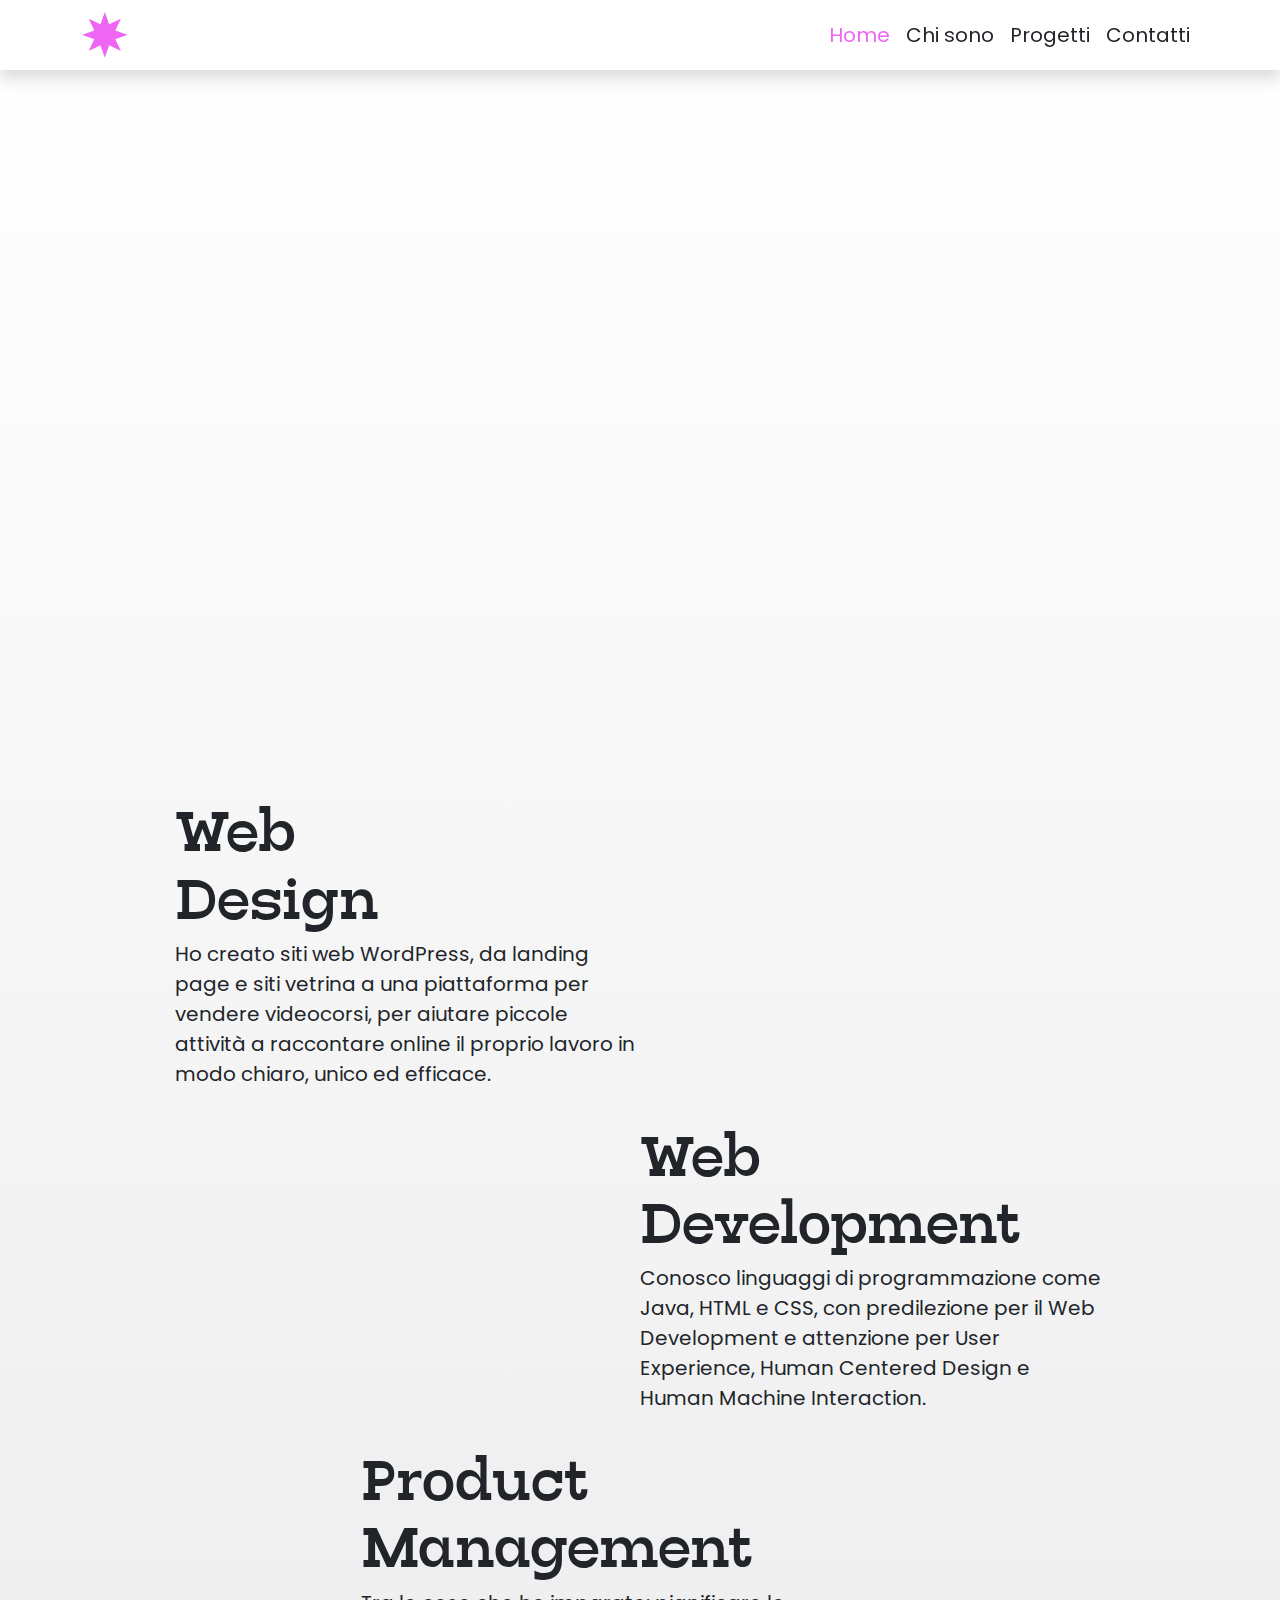
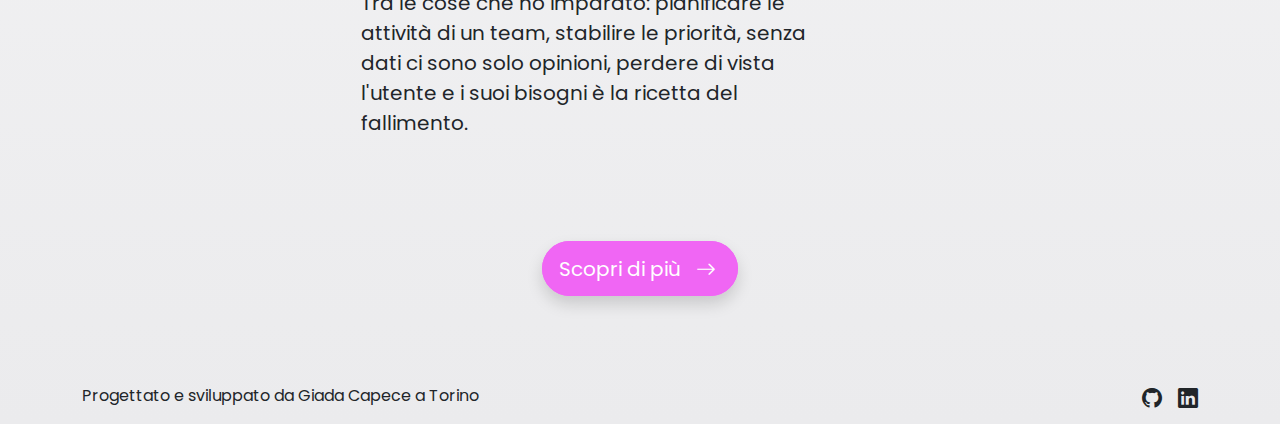
<file: index.html>
<!DOCTYPE html>
<html lang="it" dir="ltr">

  <head>
    <meta charset="utf-8">
    <meta name="viewport" content="width=device-width, initial-scale=1">
    <title>Giada Capece</title>
    <link rel="apple-touch-icon" sizes="180x180" href="assets/img/favicon/apple-touch-icon.png">
    <link rel="icon" type="image/png" sizes="32x32" href="assets/img/favicon/favicon-32x32.png">
    <link rel="icon" type="image/png" sizes="16x16" href="assets/img/favicon/favicon-16x16.png">
    <link rel="manifest" href="assets/img/favicon/site.webmanifest">
    <link rel="mask-icon" href="assets/img/favicon/safari-pinned-tab.svg" color="#5bbad5">
    <link rel="shortcut icon" href="assets/img/favicon/favicon.ico">
    <meta name="msapplication-TileColor" content="#da532c">
    <meta name="msapplication-config" content="assets/img/favicon/browserconfig.xml">
    <meta name="theme-color" content="#ffffff">
    <link rel="preconnect" href="https://fonts.googleapis.com">
    <link rel="preconnect" href="https://fonts.gstatic.com" crossorigin>
    <link href="https://fonts.googleapis.com/css2?family=Poppins:wght@400;700&display=swap" rel="stylesheet">
    <link rel="stylesheet" type="text/css" href="assets/font/MyFontsWebfontsKit.css">
    <link rel="stylesheet" href="https://cdn.jsdelivr.net/npm/bootstrap-icons@1.8.2/font/bootstrap-icons.css">
    <link rel="stylesheet" href="assets/css/style.min.css">
    <link rel="stylesheet" href="assets/css/home.min.css">
    <script type="text/javascript" src="assets/bootstrap/js/bootstrap.min.js"></script>
  </head>

  <body>

    <!-- Header -->

    <header class="sticky-top">
      <nav class="navbar navbar-expand-lg shadow">
        <div class="container">
          <a class="navbar-brand" href="index.html">
            <img src="assets/img/logo.png" alt="Logo" height="46px">
          </a>
          <button class="navbar-toggler" type="button" data-bs-toggle="collapse" data-bs-target="#navbarNav" aria-controls="navbarNav" aria-expanded="false" aria-label="Toggle navigation">
            <span class="navbar-toggler-icon"></span>
          </button>
          <div class="collapse navbar-collapse" id="navbarNav">
            <ul class="ms-auto navbar-nav">
              <li class="nav-item">
                <a class="nav-link active" aria-current="page" href="index.html">Home</a>
              </li>
              <li class="nav-item">
                <a class="nav-link" href="about.html">Chi sono</a>
              </li>
              <li class="nav-item">
                <a class="nav-link" href="projects.html">Progetti</a>
              </li>
              <li class="nav-item">
                <a class="nav-link" href="contacts.html">Contatti</a>
              </li>
            </ul>
          </div>
        </div>
      </nav>
    </header>

    <main>

      <section class="container text-center gc-my">
        <h1 class="display-2 mb-5" id="hero">Ciao, sono <mark>Giada Capece</mark> e sviluppo prodotti digitali <span id="designed">progettati</span> con l'<span id="user">utente</span> al centro per risolvere i suoi problemi.</h1>
        <a class="gc-btn shadow" href="contacts.html" role="button" id="contact-me">Contattami</a>
      </section>

      <section class="container gc-my">

        <ul>
          <li class="col-lg-5 col-xxl-4 offset-lg-1">
            <div class="card">
              <div class="card-body">
                <h2 class="display-4">Web</br>Design</h2>
                <p>Ho creato siti web WordPress, da landing page e siti vetrina a una piattaforma per vendere videocorsi, per aiutare piccole attività a raccontare online il proprio lavoro in modo chiaro, unico ed efficace.</p>
              </div>
            </div>
          </li>
          <li class="col-lg-5 col-xxl-4 offset-lg-6 offset-xxl-7">
            <div class="card">
              <div class="card-body">
                <h2 class="display-4">Web Development</h2>
                <p>Conosco linguaggi di programmazione come Java, HTML e CSS, con predilezione per il Web Development e attenzione per User Experience, Human Centered Design e Human Machine Interaction.</p>
              </div>
            </div>
          </li>
          <li class="col-lg-5 col-xxl-4 offset-lg-3">
            <div class="card">
              <div class="card-body">
                <h2 class="display-4">Product Management</h2>
                <p>Tra le cose che ho imparato: pianificare le attività di un team, stabilire le priorità, senza dati ci sono solo opinioni, perdere di vista l'utente e i suoi bisogni è la ricetta del fallimento.</p>
              </div>
            </div>
          </li>
        </ul>

        <div class="gc-my text-center">
          <a class="gc-btn shadow" href="about.html" role="button">Scopri di più</a>
        </div>

      </section>

    </main>

    <!-- Footer -->

    <footer>
      <div class="container">
        <div class="row">
          <div class="col-lg-6">
            <p class="text-center text-lg-start">Progettato e sviluppato da Giada Capece a Torino</p>
          </div>
          <div class="col-lg-6 d-flex justify-content-center justify-content-lg-end">
            <a class="me-3" href="https://github.com/capecegiada">
              <span class="bi bi-github"></span>
            </a>
            <a href="https://www.linkedin.com/in/giadacapece">
              <span class="bi bi-linkedin"></span>
            </a>
          </div>
        </div>
      </div>
    </footer>

  </body>

</html>
</file>
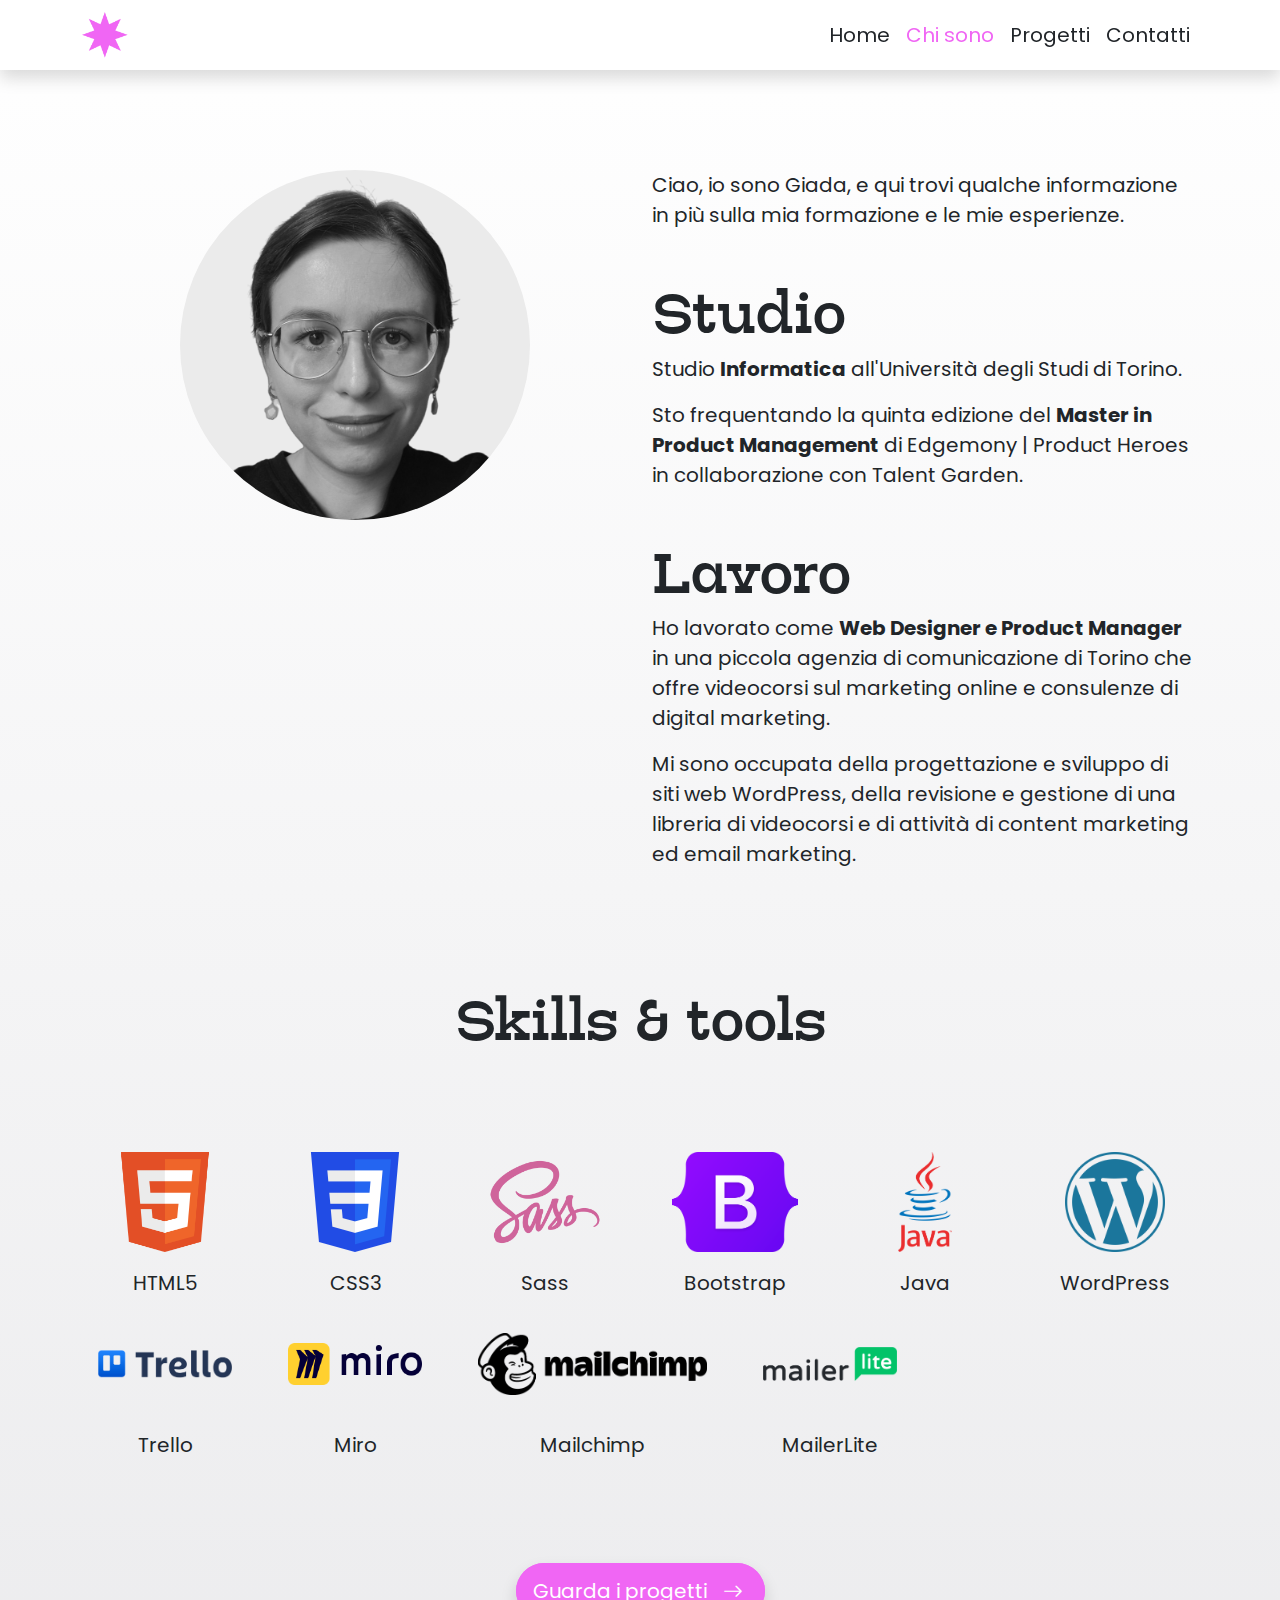
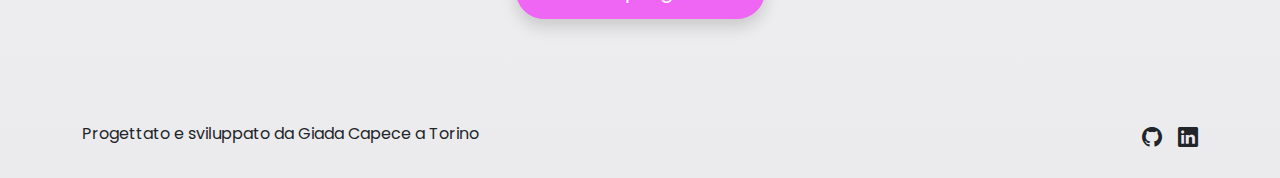
<file: about.html>
<!DOCTYPE html>
<html lang="it" dir="ltr">

  <head>
    <meta charset="utf-8">
    <meta name="viewport" content="width=device-width, initial-scale=1">
    <title>Chi sono</title>
    <link rel="apple-touch-icon" sizes="180x180" href="assets/img/favicon/apple-touch-icon.png">
    <link rel="icon" type="image/png" sizes="32x32" href="assets/img/favicon/favicon-32x32.png">
    <link rel="icon" type="image/png" sizes="16x16" href="assets/img/favicon/favicon-16x16.png">
    <link rel="manifest" href="assets/img/favicon/site.webmanifest">
    <link rel="mask-icon" href="assets/img/favicon/safari-pinned-tab.svg" color="#5bbad5">
    <link rel="shortcut icon" href="assets/img/favicon/favicon.ico">
    <meta name="msapplication-TileColor" content="#da532c">
    <meta name="msapplication-config" content="assets/img/favicon/browserconfig.xml">
    <meta name="theme-color" content="#ffffff">
    <link rel="preconnect" href="https://fonts.googleapis.com">
    <link rel="preconnect" href="https://fonts.gstatic.com" crossorigin>
    <link href="https://fonts.googleapis.com/css2?family=Poppins:wght@400;700&display=swap" rel="stylesheet">
    <link rel="stylesheet" type="text/css" href="assets/font/MyFontsWebfontsKit.css">
    <link rel="stylesheet" href="https://cdn.jsdelivr.net/npm/bootstrap-icons@1.8.2/font/bootstrap-icons.css">
    <link rel="stylesheet" href="assets/css/style.min.css">
    <link rel="stylesheet" href="assets/css/about.min.css">
    <script type="text/javascript" src="assets/bootstrap/js/bootstrap.min.js"></script>

  </head>

  <body>

    <!-- Header -->

    <header class="sticky-top">
      <nav class="navbar navbar-expand-lg shadow">
        <div class="container">
          <a class="navbar-brand" href="index.html">
            <img src="assets/img/logo.png" alt="Logo" height="46px">
          </a>
          <button class="navbar-toggler" type="button" data-bs-toggle="collapse" data-bs-target="#navbarNav" aria-controls="navbarNav" aria-expanded="false" aria-label="Toggle navigation">
            <span class="navbar-toggler-icon"></span>
          </button>
          <div class="collapse navbar-collapse" id="navbarNav">
            <ul class="ms-auto navbar-nav">
              <li class="nav-item">
                <a class="nav-link" href="index.html">Home</a>
              </li>
              <li class="nav-item">
                <a class="nav-link active" aria-current="page" href="about.html">Chi sono</a>
              </li>
              <li class="nav-item">
                <a class="nav-link" href="projects.html">Progetti</a>
              </li>
              <li class="nav-item">
                <a class="nav-link" href="contacts.html">Contatti</a>
              </li>
            </ul>
          </div>
        </div>
      </nav>
    </header>

    <main>

      <section class="container gc-my">
        <div class="row">
          <div class="col-lg-6">
            <img class="d-block mb-5 mx-auto" src="assets/img/profile-img.png" alt="Giada" id="profile-img">
          </div>
          <div class="col-lg-6">
            <div class="mb-5">
              <p>Ciao, io sono Giada, e qui trovi qualche informazione in più sulla mia formazione e le mie esperienze.</p>
            </div>
            <div class="mb-5">
              <h2 class="display-4">Studio</h2>
              <p>Studio <strong>Informatica</strong> all'Università degli Studi di Torino.</p>
              <p>Sto frequentando la quinta edizione del <strong>Master in Product Management</strong> di Edgemony | Product Heroes in collaborazione con Talent Garden.</p>
            </div>
            <div>
              <h2 class="display-4">Lavoro</h2>
              <p>Ho lavorato come <strong>Web Designer e Product Manager</strong> in una piccola agenzia di comunicazione di Torino che offre videocorsi sul marketing online e consulenze di digital marketing.</p>
              <p>Mi sono occupata della progettazione e sviluppo di siti web WordPress, della revisione e gestione di una libreria di videocorsi e di attività di content marketing ed email marketing.</p>
            </div>
          </div>
        </div>
      </section>

      <section class="container gc-my">
        <div class="text-center">
          <h2 class="display-4">Skills & tools</h2>
        </div>
        <ul class="gc-my row">
          <li class="col-6 col-sm-3 col-lg-2">
            <div class="card">
              <img class="card-img-top mb-3"src="assets/img/html.png" alt="HTML">
              <p class=text-center>HTML5</p>
            </div>
          </li>
          <li class="col-6 col-sm-3 col-lg-2">
            <div class="card">
              <img class="card-img-top mb-3"src="assets/img/css.png" alt="CSS">
              <p class=text-center>CSS3</p>
            </div>
          </li>
          <li class="col-6 col-sm-3 col-lg-2">
            <div class="card">
              <img class="card-img-top mb-3"src="assets/img/sass.png" alt="Sass">
              <p class=text-center>Sass</p>
            </div>
            <li class="col-6 col-sm-3 col-lg-2">
              <div class="card">
                <img class="card-img-top mb-3"src="assets/img/bootstrap.png" alt="Bootstrap">
                <p class=text-center>Bootstrap</p>
              </div>
            </li>
          </li>
          <li class="col-6 col-sm-3 col-lg-2">
            <div class="card">
              <img class="card-img-top mb-3"src="assets/img/java.png" alt="HTML">
              <p class=text-center>Java</p>
            </div>
          </li>
          <li class="col-6 col-sm-3 col-lg-2">
            <div class="card">
              <img class="card-img-top mb-3"src="assets/img/wordpress.png" alt="WordPress">
              <p class=text-center>WordPress</p>
            </div>
          </li>
          <li class="col-6 col-sm-3 col-lg-2">
            <div class="card">
              <img class="card-img-top mb-3"src="assets/img/trello.png" alt="Trello">
              <p class=text-center>Trello</p>
            </div>
          </li>
          <li class="col-6 col-sm-3 col-lg-2">
            <div class="card">
              <img class="card-img-top mb-3"src="assets/img/miro.png" alt="Miro">
              <p class=text-center>Miro</p>
            </div>
          </li>
          <li class="col-6 col-sm-3 col-lg-22">
            <div class="card">
              <img class="card-img-top mb-3"src="assets/img/mailchimp.png" alt="Mailchimp">
              <p class=text-center>Mailchimp</p>
            </div>
          </li>
          <li class="col-6 col-sm-3 col-lg-2">
            <div class="card">
              <img class="card-img-top mb-3"src="assets/img/mailerlite.png" alt="MailerLite">
              <p class=text-center>MailerLite</p>
            </div>
          </li>
        </ul>
        <div class="gc-my text-center">
          <a class="gc-btn shadow" href="projects.html" role="button">Guarda i progetti</a>
        </div>
      </section>

    </main>

    <!-- Footer -->

    <footer class="py-3">
      <div class="container">
        <div class="row">
          <div class="col-lg-6">
            <p class="text-center text-lg-start">Progettato e sviluppato da Giada Capece a Torino</p>
          </div>
          <div class="col-lg-6 d-flex justify-content-center justify-content-lg-end">
            <a class="me-3" href="https://github.com/capecegiada">
              <span class="bi bi-github"></span>
            </a>
            <a href="https://www.linkedin.com/in/giadacapece">
              <span class="bi bi-linkedin"></span>
            </a>
          </div>
        </div>
      </div>
    </footer>

  </body>

</html>
</file>
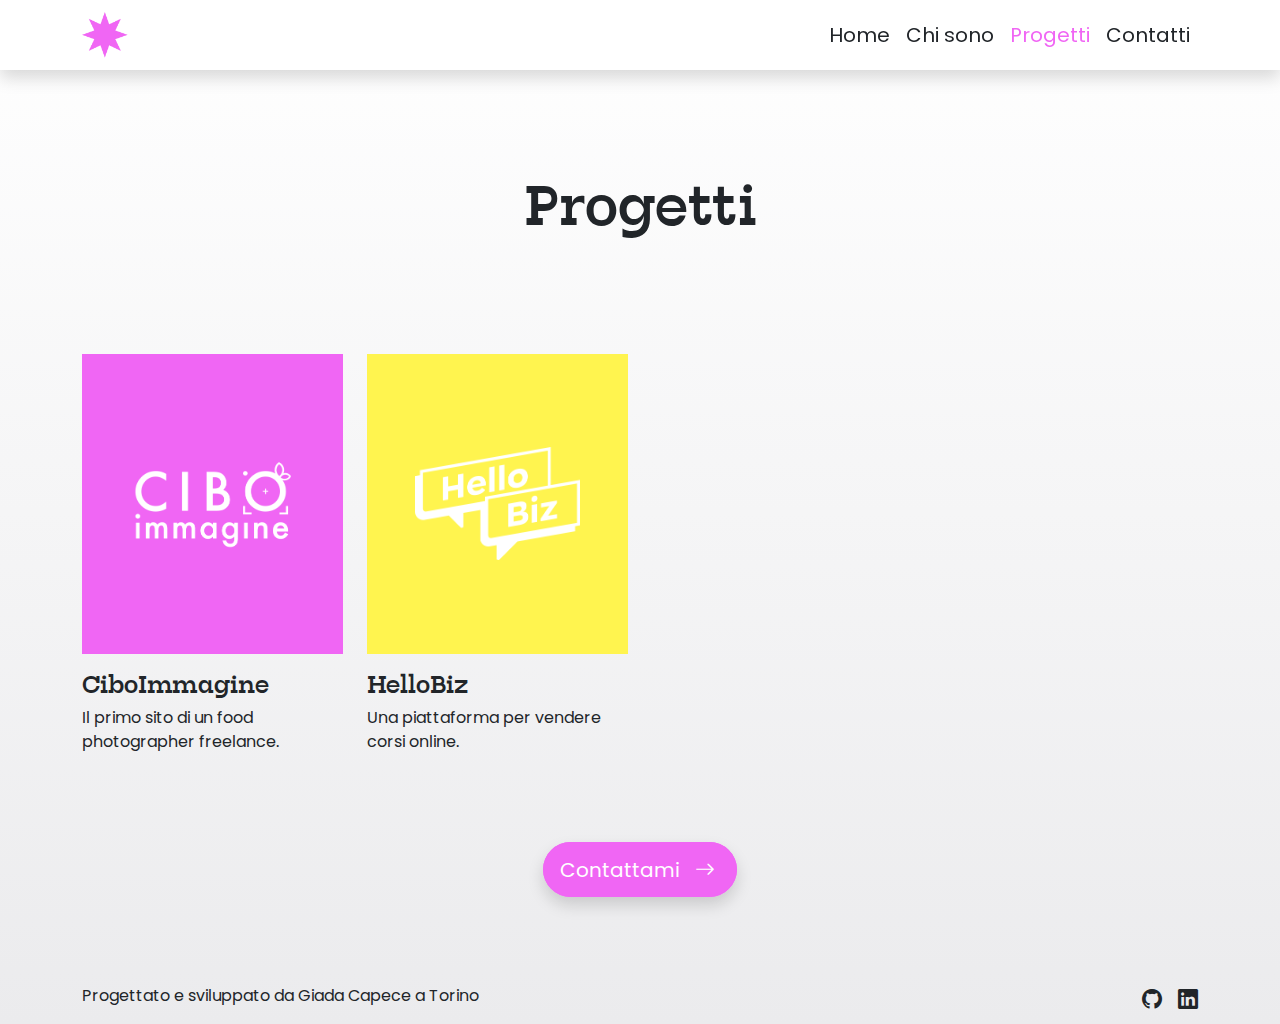
<file: projects.html>
<!DOCTYPE html>
<html lang="it" dir="ltr">

  <head>
    <meta charset="utf-8">
    <meta name="viewport" content="width=device-width, initial-scale=1">
    <title>Progetti</title>
    <link rel="apple-touch-icon" sizes="180x180" href="assets/img/favicon/apple-touch-icon.png">
    <link rel="icon" type="image/png" sizes="32x32" href="assets/img/favicon/favicon-32x32.png">
    <link rel="icon" type="image/png" sizes="16x16" href="assets/img/favicon/favicon-16x16.png">
    <link rel="manifest" href="assets/img/favicon/site.webmanifest">
    <link rel="mask-icon" href="assets/img/favicon/safari-pinned-tab.svg" color="#5bbad5">
    <link rel="shortcut icon" href="assets/img/favicon/favicon.ico">
    <meta name="msapplication-TileColor" content="#da532c">
    <meta name="msapplication-config" content="assets/img/favicon/browserconfig.xml">
    <meta name="theme-color" content="#ffffff">
    <link rel="preconnect" href="https://fonts.googleapis.com">
    <link rel="preconnect" href="https://fonts.gstatic.com" crossorigin>
    <link href="https://fonts.googleapis.com/css2?family=Poppins:wght@400;700&display=swap" rel="stylesheet">
    <link rel="stylesheet" type="text/css" href="assets/font/MyFontsWebfontsKit.css">
    <link rel="stylesheet" href="https://cdn.jsdelivr.net/npm/bootstrap-icons@1.8.2/font/bootstrap-icons.css">
    <link rel="stylesheet" href="assets/css/style.min.css">
    <link rel="stylesheet" href="assets/css/projects.min.css">
    <script type="text/javascript" src="assets/bootstrap/js/bootstrap.min.js"></script>
  </head>

  <body>

    <!-- Header -->

    <header class="sticky-top">
      <nav class="navbar navbar-expand-lg shadow">
        <div class="container">
          <a class="navbar-brand" href="index.html">
            <img src="assets/img/logo.png" alt="Logo" height="46px">
          </a>
          <button class="navbar-toggler" type="button" data-bs-toggle="collapse" data-bs-target="#navbarNav" aria-controls="navbarNav" aria-expanded="false" aria-label="Toggle navigation">
            <span class="navbar-toggler-icon"></span>
          </button>
          <div class="collapse navbar-collapse" id="navbarNav">
            <ul class="ms-auto navbar-nav">
              <li class="nav-item">
                <a class="nav-link" href="index.html">Home</a>
              </li>
              <li class="nav-item">
                <a class="nav-link" href="about.html">Chi sono</a>
              </li>
              <li class="nav-item">
                <a class="nav-link active" aria-current="page" href="projects.html">Progetti</a>
              </li>
              <li class="nav-item">
                <a class="nav-link" href="contacts.html">Contatti</a>
              </li>
            </ul>
          </div>
        </div>
      </nav>
    </header>

    <main>

      <section class="container">

        <div class="gc-my text-center">
          <h1 class="display-4">Progetti</h1>
        </div>

        <ul class="gc-my gy-3 row">

          <!-- CiboImmagine -->

          <li class="col-sm-6 col-dm-4 col-xl-3">
            <a class="d-block gc-card-link" href="https://ciboimmagine.it">
              <div class="card">
                <div class="gc-img-box">
                  <img class="card-img-top gc-bg-pink" src="assets/img/ciboimmagine-logo.png" alt="CiboImmagine">
                </div>
                <div class="card-body">
                  <h2 class="card-title">CiboImmagine</h2>
                  <p class="card-text">Il primo sito di un food photographer freelance.</p>
                </div>
              </div>
            </a>
          </li>

          <!-- HelloBiz -->

          <li class="col-sm-6 col-dm-4 col-xl-3">
            <a class="d-block gc-card-link" href="https://gethello.biz">
              <div class="card">
                <div class="gc-img-box">
                  <img class="card-img-top gc-bg-yellow" src="assets/img/hellobiz-logo.png" alt="HelloBiz">
                </div>
                <div class="card-body">
                  <h2 class="card-title">HelloBiz</h2>
                  <p class="card-text">Una piattaforma per vendere corsi online.</p>
                </div>
              </div>
            </a>
          </li>

        </ul>

        <div class="gc-my text-center">
          <a class="gc-btn shadow" href="contacts.html" role="button">Contattami</a>
        </div>

      </section>

    </main>

    <!-- Footer -->

    <footer>
      <div class="container">
        <div class="row">
          <div class="col-lg-6">
            <p class="text-center text-lg-start">Progettato e sviluppato da Giada Capece a Torino</p>
          </div>
          <div class="col-lg-6 d-flex justify-content-center justify-content-lg-end">
            <a class="me-3" href="https://github.com/capecegiada">
              <span class="bi bi-github"></span>
            </a>
            <a href="https://www.linkedin.com/in/giadacapece">
              <span class="bi bi-linkedin"></span>
            </a>
          </div>
        </div>
      </div>
    </footer>

  </body>

</html>
</file>
<file: assets/font/MyFontsWebfontsKit.css>
/**
 * @license
 * MyFonts Webfont Build ID 5002229, 2022-05-30T05:00:46-0400
 * 
 * The fonts listed in this notice are subject to the End User License
 * Agreement(s) entered into by the website owner. All other parties are 
 * explicitly restricted from using the Licensed Webfonts(s).
 * 
 * You may obtain a valid license at the URLs below.
 * 
 * Webfont: TatlineNeue-Thin by Groteskly Yours
 * URL: https://www.myfonts.com/fonts/groteskly-yours/tatline-neue/thin/
 * 
 * Webfont: TatlineNeue-Regular by Groteskly Yours
 * URL: https://www.myfonts.com/fonts/groteskly-yours/tatline-neue/regular/
 * 
 * Webfont: TatlineNeue-Bold by Groteskly Yours
 * URL: https://www.myfonts.com/fonts/groteskly-yours/tatline-neue/bold/
 * 
 * Webfont: TatlineNeue-Heavy by Groteskly Yours
 * URL: https://www.myfonts.com/fonts/groteskly-yours/tatline-neue/heavy/
 * 
 * 
 * Webfonts copyright: Copyright © 2019 by Eugene Tantsurin. All rights reserved.
 * 
 * © 2022 MyFonts Inc
*/


/* @import must be at top of file, otherwise CSS will not work */
@import url("//hello.myfonts.net/count/4c53f5");
  
@font-face {
  font-family: "TatlineNeue-Thin";
  src: url('webFonts/TatlineNeueThin/font.woff2') format('woff2'), url('webFonts/TatlineNeueThin/font.woff') format('woff');
}
@font-face {
  font-family: "TatlineNeue-Regular";
  src: url('webFonts/TatlineNeueRegular/font.woff2') format('woff2'), url('webFonts/TatlineNeueRegular/font.woff') format('woff');
}
@font-face {
  font-family: "TatlineNeue-Bold";
  src: url('webFonts/TatlineNeueBold/font.woff2') format('woff2'), url('webFonts/TatlineNeueBold/font.woff') format('woff');
}
@font-face {
  font-family: "TatlineNeue-Heavy";
  src: url('webFonts/TatlineNeueHeavy/font.woff2') format('woff2'), url('webFonts/TatlineNeueHeavy/font.woff') format('woff');
}
</file>
<file: assets/css/home.min.css>
#contact-me{animation:fade-in 0.5s 1.5s forwards ease-in;opacity:0}#designed{position:relative}#designed::after{background:radial-gradient(circle at center, #f066f4, transparent);content:"";inset:0;z-index:-1;position:absolute;bottom:-100%;left:0;right:-50%;top:-200%;--grad: radial-gradient(at 50%, red, rgba(255, 0, 0, 0.3) 50%, transparent 80%);--mask: var(--grad), var(--grad);mask:var(--mask);mask-composite:intersect;mix-blend-mode:unset}#hero{animation:fade-to-top 0.5s 0.5s forwards ease-in;max-width:1200px;margin:auto;opacity:0}#user{animation:normal-to-italic 1.5s 2s infinite}@keyframes fade-in{0%{opacity:0}100%{opacity:1}}@keyframes fade-to-top{0%{opacity:0;transform:translateY(50px)}100%{opacity:1;transform:translateY(0)}}@keyframes normal-to-italic{0%{font-style:normal}100%{font-style:italic}}@media all and (min-width: 992px){.card{position:relative}.card:hover::after{background:radial-gradient(circle at center, #f066f4, transparent);content:"";inset:0;left:0;position:absolute;top:0;z-index:-1;--grad: radial-gradient(at 50%, red, rgba(255, 0, 0, 0.3) 50%, transparent 80%);--mask: var(--grad), var(--grad);mask:var(--mask);mask-composite:intersect;mix-blend-mode:unset}}
</file>
<file: assets/css/about.min.css>
.card-img-top{height:100px;padding:0 1rem}#profile-img{background-color:#EBEBED;border-radius:50%;filter:grayscale(100%);height:350px;margin:auto}@media all and (max-width: 400px){#profile-img{height:200px}}
</file>
<file: assets/css/projects.min.css>
body{background:linear-gradient(to top, #EBEBED, transparent)}.card-img-top{height:300px;padding:0 3rem}.gc-bg-yellow{background-color:#FFF44F}.gc-bg-pink{background-color:#F066F4}
</file>
